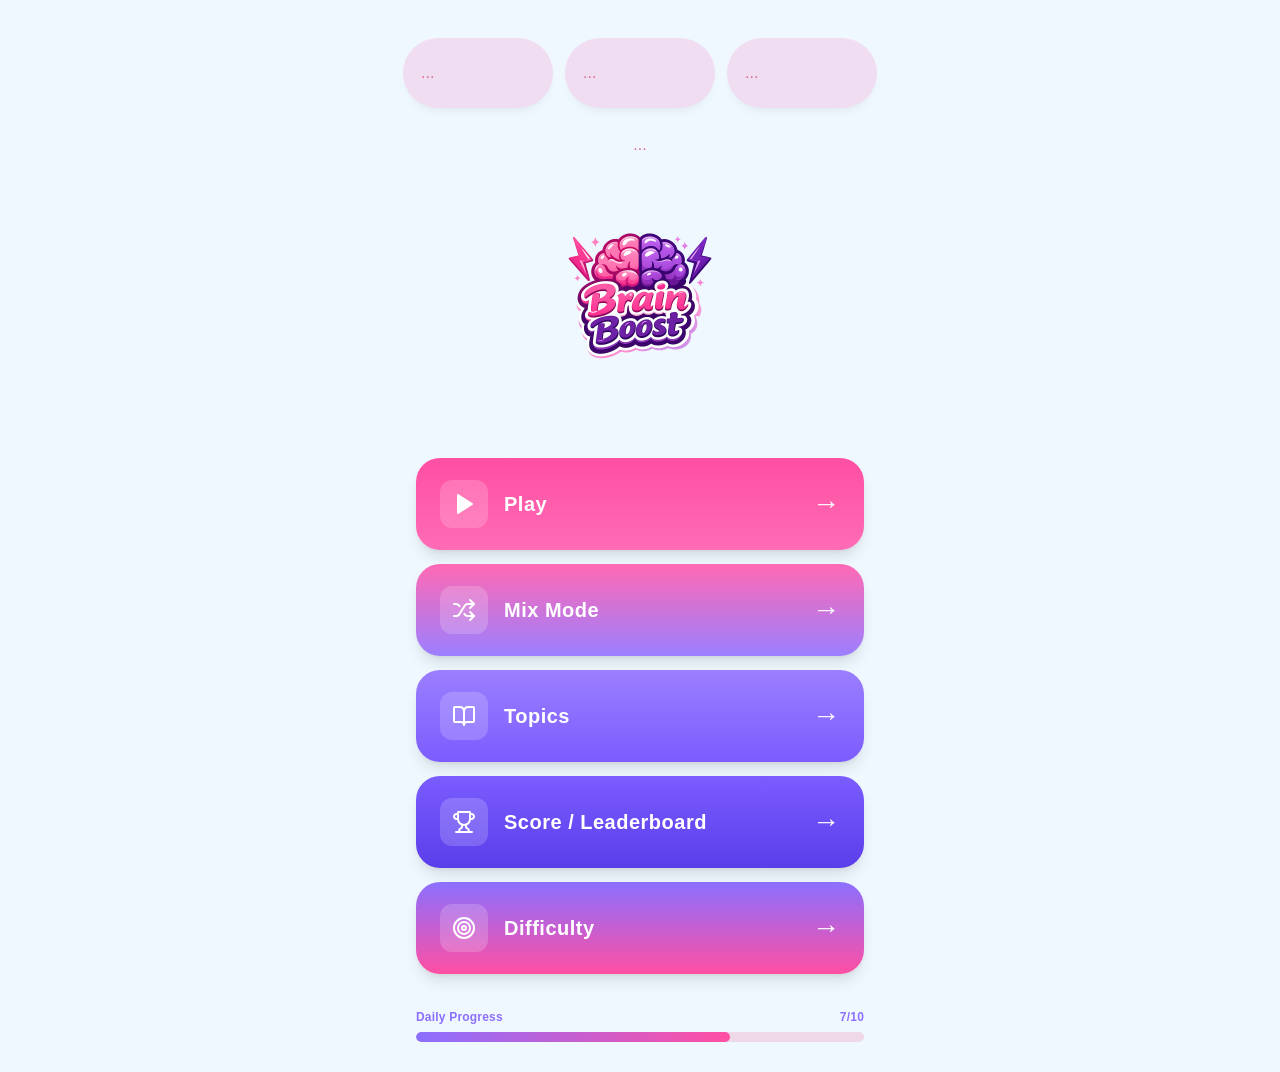
<file: index.html>
<!DOCTYPE html>
<html lang="en">
<head>
    <meta charset="UTF-8">
    <meta name="viewport" content="width=device-width, initial-scale=1.0">
    <title>BrainBoost</title>
    <script src="script.js"></script>
    <link rel="stylesheet" href="style.css">
</head>
<body class="telo">

<div class="main">
    <div class="top">               
        <div class="levelbox">...</div>
        <div class="scorebox">...</div>
        <div class="difficultybox">...</div>
    </div>
    <div class="center">...</div>

        <div class="center">
            <img class="logo" src="logo_brainboost.png" alt="Brain Boost Logo">

            <div class="menu">
                <a href="play.html" class="Playbutton">
                    <span class="left">
                        <span class="icon-container">
                            <img src="Iconplay.svg" alt="" class="icon">
                        </span>
                        <span class="button-text">Play</span>
                    </span>
                    <span class="arrow">→</span>
                </a>

                <a href="#" class="Mixmodebutton">
                    <span class="left">
                        <span class="icon-container">
                            <img src="Iconmixmode.svg" alt="" class="icon">
                        </span>
                        <span class="button-text">Mix Mode</span>
                    </span>
                    <span class="arrow">→</span>
                </a>

                <a href="topics.html" class="Topicsbutton">
                    <span class="left">
                        <span class="icon-container">
                            <img src="Icontopics.svg" alt="" class="icon">
                        </span>
                        <span class="button-text">Topics</span>
                    </span>
                    <span class="arrow">→</span>
                </a>

                <a href="#" class="ScoreLeaderboardbutton">
                    <span class="left">
                        <span class="icon-container">
                            <img src="Iconscore.svg" alt="" class="icon">
                        </span>
                        <span class="button-text">Score / Leaderboard</span>
                    </span>
                    <span class="arrow">→</span>
                </a>

                <a href="#" class="Difficultybutton">
                    <span class="left">
                        <span class="icon-container">
                            <img src="Icondifficulty.svg" alt="" class="icon">
                        </span>
                        <span class="button-text">Difficulty</span>
                    </span>
                    <span class="arrow">→</span>
                </a>
            </div>
        </div>

        <div class="bottom">
            <div class="progress-text">
                <span>Daily Progress</span>
                <span>7/10</span>
            </div>

            <div class="progressbar">
                <div class="progressfill"></div>
            </div>
        </div>

    </div>

</body>
</html>
</file>
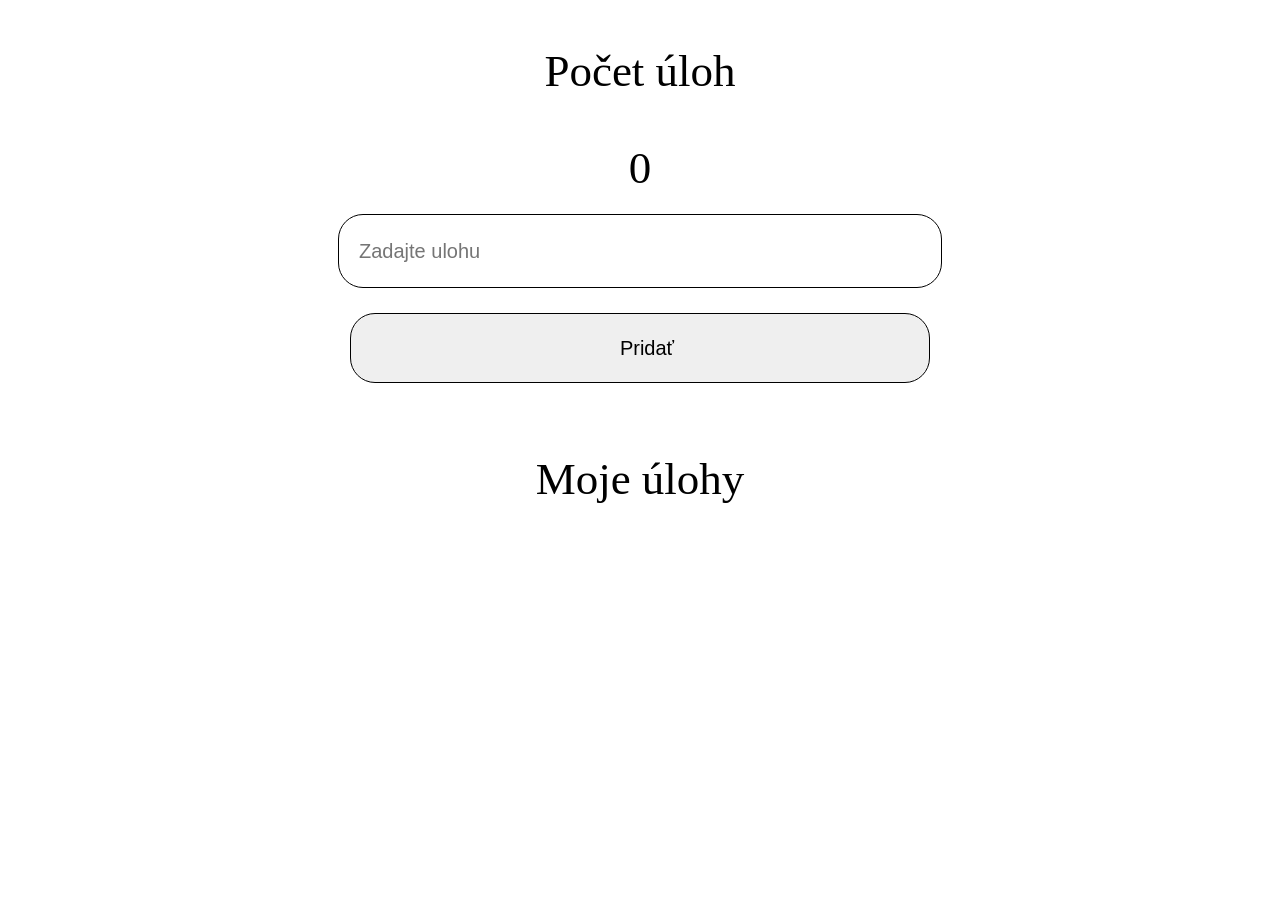
<file: DnesneZadania/index.html>
<!DOCTYPE html>
<html lang="en">
<head>
    <meta charset="UTF-8">
    <meta name="viewport" content="width=device-width, initial-scale=1.0">
    <title>Document</title>
    <script src="script.js" defer></script>
    <link rel="stylesheet" href="style.css">
</head>
<body>
    <p class="Nazov">Počet úloh</p><p id="pocitaculoh" class="ulohy">0</p>
    <div class="divinko">
        <input type="text" class="taskinput" id="taskinput" placeholder="Zadajte ulohu">        
    </div>

    <div class="divinko">
        <button class="addBtn" id="addBtn">Pridať</button>
    </div>

    <div class="divinko">
        <p class="Nazov">Moje úlohy</p>
    </div>

    <div class="divinko">
        <ul class="Zoznamcek" id="taskList"></ul>
    </div>

</body>
</html>
</file>
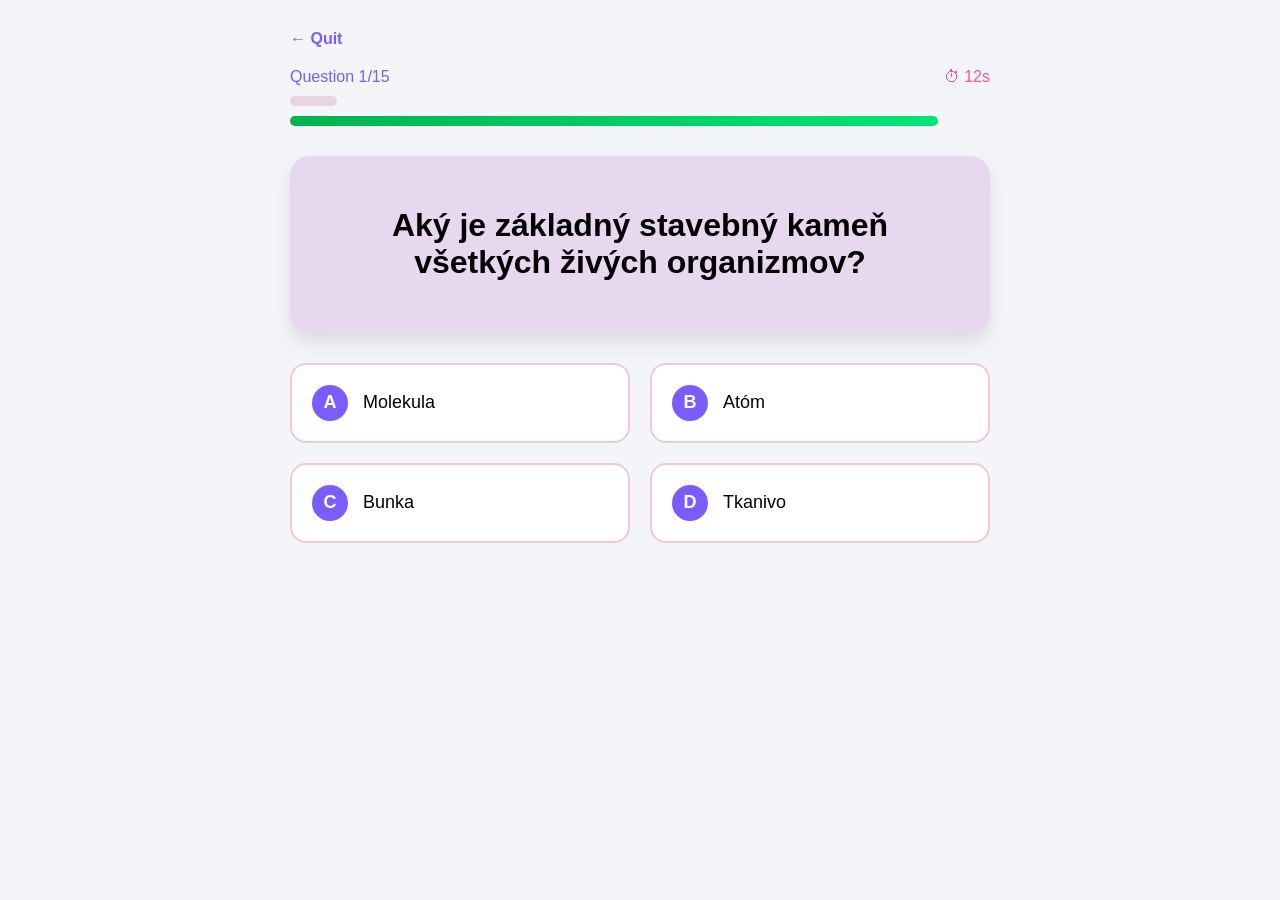
<file: Biologia.html>
<!DOCTYPE html>
<html lang="en">
<head>
<meta charset="UTF-8">
<meta name="viewport" content="width=device-width, initial-scale=1.0">
<title>BrainBoost Quiz</title>
<link rel="stylesheet" href="play.css">
<script src="Biologia.js"></script>
</head>

<body>

<div class="quiz">

    <div class="topbar">
        <a href="index.html" class="quit">← Quit</a>
    </div>

    <div class="info">
        <span id="questionCount">Question 1/10</span>
        <span class="timer" id="timer">⏱ 12s</span>
    </div>

    <div class="progressbar" id="questionprogressbar"></div>

    <div class="progressbar green" id="timerProgress"></div>

    <div class="questionbox">
        <h1 id="Question">Question text</h1>
    </div>

    <div class="answers">

        <button class="answer" id="answear1">
            <span class="letter">A</span>
            <span class="text">Answer 1</span>
        </button>

        <button class="answer" id="answear2">
            <span class="letter">B</span>
            <span class="text">Answer 2</span>
        </button>

        <button class="answer" id="answear3">
            <span class="letter">C</span>
            <span class="text">Answer 3</span>
        </button>

        <button class="answer" id="answear4">
            <span class="letter">D</span>
            <span class="text">Answer 4</span>
        </button>

    </div>

</div>

</body>
</html>
</file>
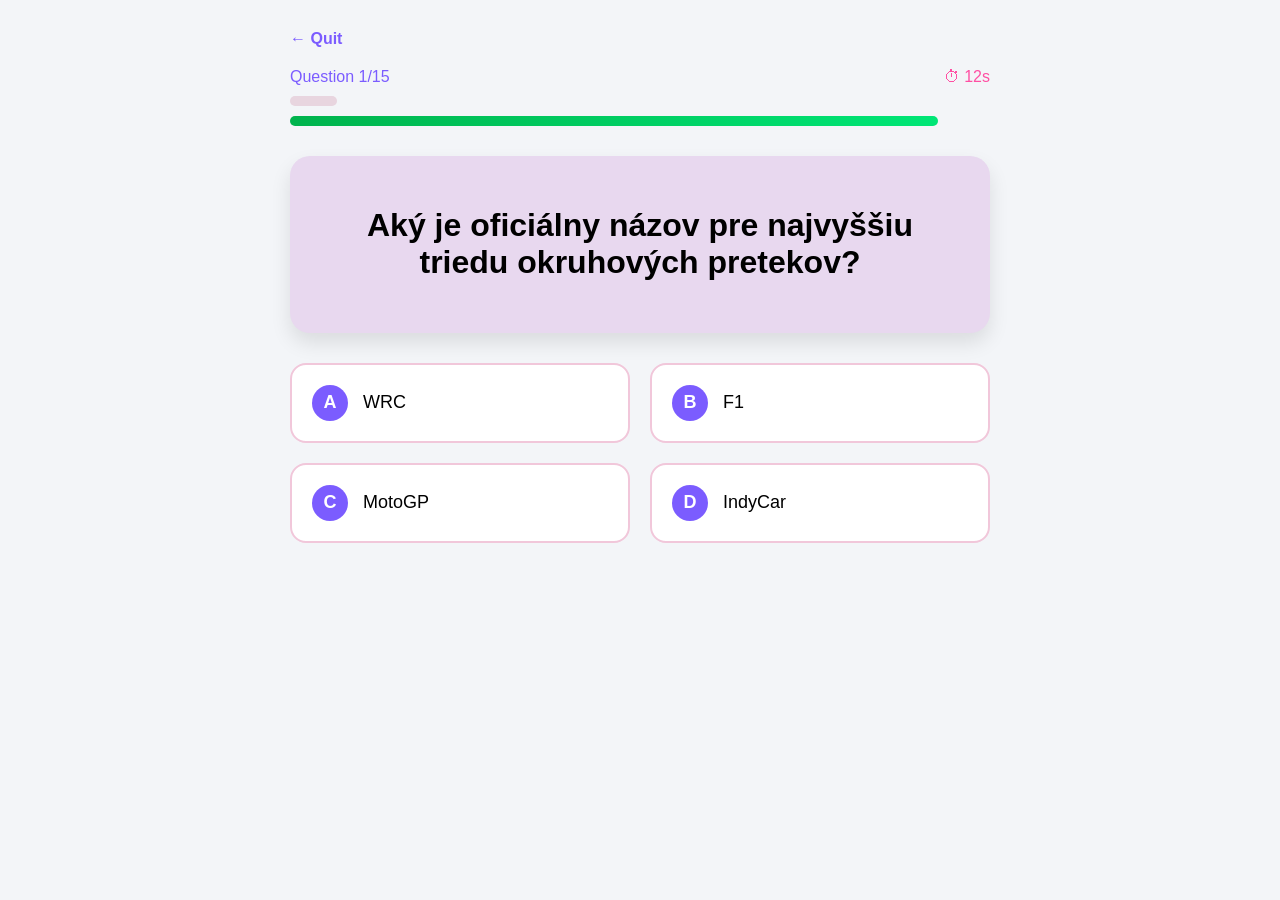
<file: Motosport.html>
<!DOCTYPE html>
<html lang="en">
<head>
<meta charset="UTF-8">
<meta name="viewport" content="width=device-width, initial-scale=1.0">
<title>BrainBoost Quiz</title>
<link rel="stylesheet" href="play.css">
<script src="Motosport.js"></script>
</head>

<body>

<div class="quiz">

    <div class="topbar">
        <a href="index.html" class="quit">← Quit</a>
    </div>

    <div class="info">
        <span id="questionCount">Question 1/10</span>
        <span class="timer" id="timer">⏱ 12s</span>
    </div>

    <div class="progressbar" id="questionprogressbar"></div>

    <div class="progressbar green" id="timerProgress"></div>

    <div class="questionbox">
        <h1 id="Question">Question text</h1>
    </div>

    <div class="answers">

        <button class="answer" id="answear1">
            <span class="letter">A</span>
            <span class="text">Answer 1</span>
        </button>

        <button class="answer" id="answear2">
            <span class="letter">B</span>
            <span class="text">Answer 2</span>
        </button>

        <button class="answer" id="answear3">
            <span class="letter">C</span>
            <span class="text">Answer 3</span>
        </button>

        <button class="answer" id="answear4">
            <span class="letter">D</span>
            <span class="text">Answer 4</span>
        </button>

    </div>

</div>

</body>
</html>
</file>
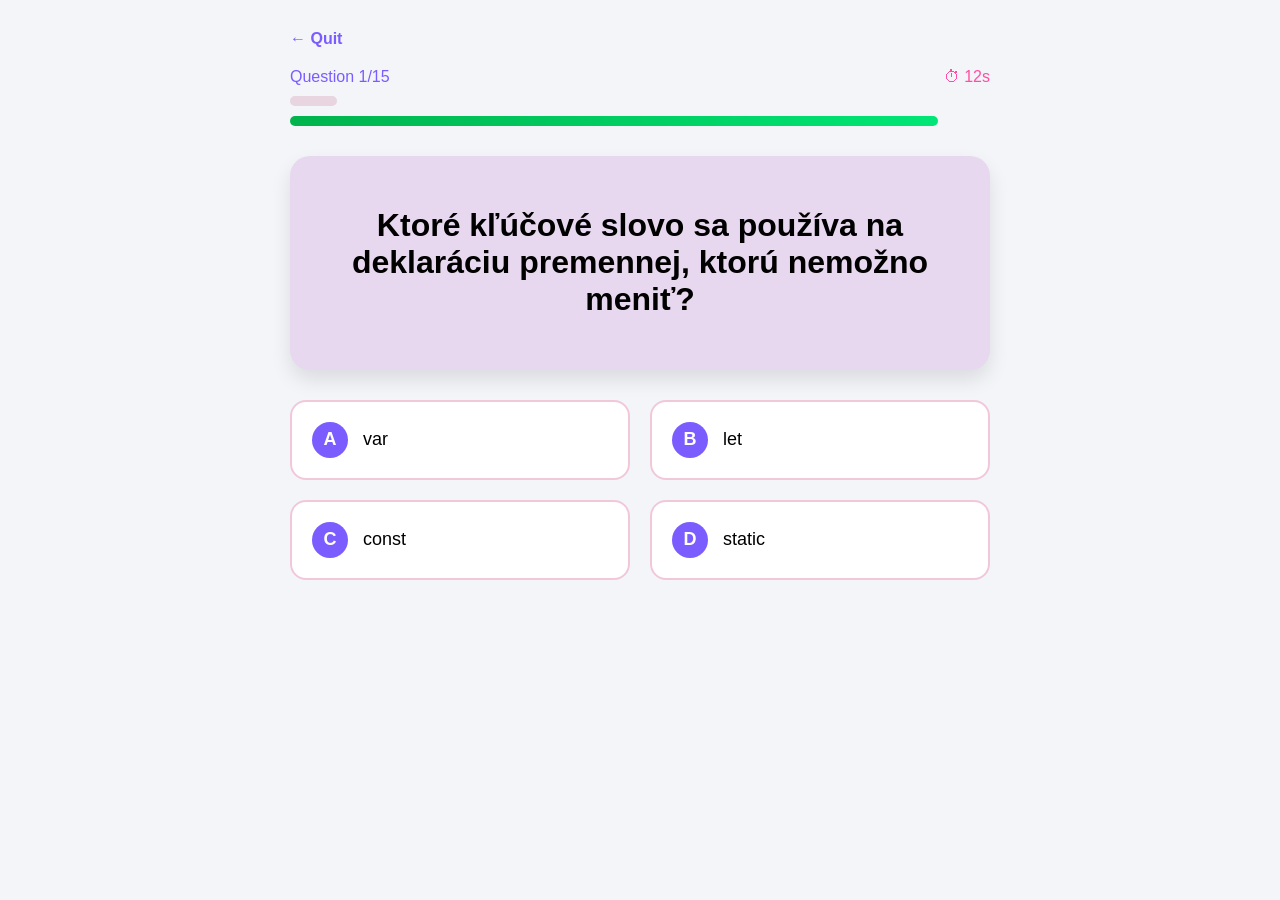
<file: Programovanie.html>
<!DOCTYPE html>
<html lang="en">
<head>
<meta charset="UTF-8">
<meta name="viewport" content="width=device-width, initial-scale=1.0">
<title>BrainBoost Quiz</title>
<link rel="stylesheet" href="play.css">
<script src="Programovanie.js"></script>
</head>

<body>

<div class="quiz">

    <div class="topbar">
        <a href="index.html" class="quit">← Quit</a>
    </div>

    <div class="info">
        <span id="questionCount">Question 1/10</span>
        <span class="timer" id="timer">⏱ 12s</span>
    </div>

    <div class="progressbar" id="questionprogressbar"></div>

    <div class="progressbar green" id="timerProgress"></div>

    <div class="questionbox">
        <h1 id="Question">Question text</h1>
    </div>

    <div class="answers">

        <button class="answer" id="answear1">
            <span class="letter">A</span>
            <span class="text">Answer 1</span>
        </button>

        <button class="answer" id="answear2">
            <span class="letter">B</span>
            <span class="text">Answer 2</span>
        </button>

        <button class="answer" id="answear3">
            <span class="letter">C</span>
            <span class="text">Answer 3</span>
        </button>

        <button class="answer" id="answear4">
            <span class="letter">D</span>
            <span class="text">Answer 4</span>
        </button>

    </div>

</div>

</body>
</html>
</file>
<file: style.css>
.telo{
    margin: 0;
    min-height: 100vh;
    background-color: rgb(240, 248, 255);
    color: palevioletred;
    font-family: Inter, Arial, sans-serif;
}

.main{
    min-height: 100vh;
    display: flex;
    flex-direction: column;
    align-items: center;
    justify-content: flex-start;
    gap: 28px;
    padding-top: 38px;
    padding-bottom: 30px;
    box-sizing: border-box;
}

.logo{
    width: 256px;
    height: 256px;
    object-fit: contain;
}

.Playbutton,
.Mixmodebutton,
.Topicsbutton,
.ScoreLeaderboardbutton,
.Difficultybutton{
    width: 448px;
    max-width: 90vw;
    height: 92px;
    border: none;
    border-radius: 24px;
    padding: 0 24px;
    box-sizing: border-box;
    display: flex;
    align-items: center;
    justify-content: space-between;
    cursor: pointer;
    box-shadow: 0 10px 15px -3px rgba(0, 0, 0, 0.10),
                0 4px 6px -4px rgba(0, 0, 0, 0.10);
    text-decoration: none;
    color: white;
    transition: transform 0.2s;
}

.Playbutton{
    background: linear-gradient(180deg, #FF4FA3 0%, #FF6BB5 100%);
}

.Mixmodebutton{
    background: linear-gradient(180deg, #FF69B4 0%, #9B7FFF 100%);
}

.Topicsbutton{
    background: linear-gradient(180deg, #9B7FFF 0%, #7B5CFF 100%);
}

.ScoreLeaderboardbutton{
    background: linear-gradient(180deg, #7B5CFF 0%, #5A3EEA 100%);
}

.Difficultybutton{
    background: linear-gradient(180deg, #8B6FFF 0%, #FF4FA3 100%);
}

.Playbutton:hover,
.Mixmodebutton:hover,
.Topicsbutton:hover,
.ScoreLeaderboardbutton:hover,
.Difficultybutton:hover{
    transform: scale(1.02);
}

.top {
    display: flex;
    flex-direction: row;  
    flex-wrap: nowrap;     
    justify-content: center;
    gap: 12px;
}

.center{
    display: flex;
    flex-direction: column;
    align-items: center;
    gap: 20px;
}

.menu{
    display: flex;
    flex-direction: column;
    gap: 14px;
    align-items: center;
}

.left{
    display: flex;
    align-items: center;
    gap: 16px;
}

.icon-container{
    width: 48px;
    height: 48px;
    display: flex;
    align-items: center;
    justify-content: center;
    background: rgba(255,255,255,0.18);
    border-radius: 12px;
    flex-shrink: 0;
}

.icon{
    width: 24px;
    height: 24px;
    object-fit: contain;
}

.button-text{
    font-size: 20px;
    font-weight: 700;
    line-height: 28px;
    letter-spacing: 0.5px;
    color: white;
}

.arrow{
    font-size: 28px;
    font-weight: 400;
    color: white;
    line-height: 1;
}

.levelbox,
.scorebox,
.difficultybox{
    width: 150px;
    height: 70px;
    background: #F1DDF1;
    border-radius: 999px;
    box-shadow: 0 6px 12px -6px rgba(0, 0, 0, 0.10);
    display: flex;
    flex-direction: column;
    justify-content: center;
    align-items: flex-start;
    padding: 0 18px;
    box-sizing: border-box;
    flex-shrink: 0;
}

.bottom{
    width: 448px;
    max-width: 90vw;
    display: flex;
    flex-direction: column;
    gap: 8px;
    margin-top: 8px;
}

.progress-text{
    display: flex;
    justify-content: space-between;
    align-items: center;
    font-size: 12px;
    font-weight: 700;
    color: #8B6FFF;
    letter-spacing: 0.2px;
}

.progressbar{
    width: 100%;
    height: 10px;
    background: #EFD9E8;
    border-radius: 999px;
    overflow: hidden;
}

.progressfill{
    width: 70%;
    height: 100%;
    border-radius: 999px;
    background: linear-gradient(90deg, #8B6FFF 0%, #FF4FA3 100%);
}

.stat-label{
    font-size: 11px;
    font-weight: 700;
    color: #8B6FFF;
    line-height: 1;
    margin-bottom: 6px;
}

.stat-value{
    font-size: 15px;
    font-weight: 700;
    color: #FF4FA3;
    line-height: 1;
}

@media (max-width: 600px){
    .top{
        gap: 10px;
    }

    .levelbox,
    .scorebox,
    .difficultybox{
        width: 120px;
        height: 64px;
        padding: 0 14px;
    }

    .stat-value{
        font-size: 14px;
    }

    .logo{
        width: 220px;
        height: 220px;
    }
}
</file>
<file: DnesneZadania/style.css>
.hotovo {
    color: gray;
    text-decoration: line-through;
    opacity: 0.6;
}

.Nazov, 
.ulohy {
    font-size: 45px;
    display: flex;
    flex-direction: row;
    justify-content: center;
    margin-bottom: 20px; 
    
}

.taskinput {
    width: 580px;
    height: 70px;
    border-radius: 25px;
    border: 1px solid black; 
    padding-left: 20px;     
    font-size: 20px;        
    outline: none;          
}
.divinko{
    display: flex;
    justify-content: center; 
    width: 100%;
    margin-bottom: 25px;
}
.addBtn{
    width: 580px;
    height: 70px;
    border-radius: 25px;
    border: 1px solid black; 
    padding-left: 20px;     
    font-size: 20px;        
    outline: none; 
}
.Zoznamcek{
    font-size: 35px;
    
}
</file>
<file: play.css>
body{
    margin:0;
    font-family:Inter, Arial, sans-serif;
    background:#f3f5f8;
}

.quiz{
    width:700px;
    margin:auto;
    padding-top:30px;
}

.topbar{
    margin-bottom:20px;
}

.quit{
    text-decoration:none;
    color:#7B5CFF;
    font-weight:600;
}

.info{
    display:flex;
    justify-content:space-between;
    margin-bottom:10px;
    color:#7B5CFF;
}

.timer{
    color:#FF4FA3;
}

.progressbar{
    width:100%;
    height:10px;
    background:#e8d5df;
    border-radius:10px;
    margin-bottom:10px;
}

.progressbar.green{
    background:linear-gradient(90deg,#00b34d,#00e676);
    width:80%;
}

.questionbox{
    background:#e8d8ef;
    padding:30px;
    border-radius:20px;
    text-align:center;
    margin:30px 0;
    box-shadow:0 10px 20px rgba(0,0,0,0.1);
}

.answers{
    display:grid;
    grid-template-columns:1fr 1fr;
    gap:20px;
}

.answer{
    background:white;
    border:2px solid #f1c7da;
    border-radius:16px;
    padding:20px;
    display:flex;
    align-items:center;
    gap:15px;
    font-size:18px;
    cursor:pointer;
}

.letter{
    width:36px;
    height:36px;
    background:#7B5CFF;
    color:white;
    border-radius:50%;
    display:flex;
    align-items:center;
    justify-content:center;
    font-weight:700;
}
</file>
